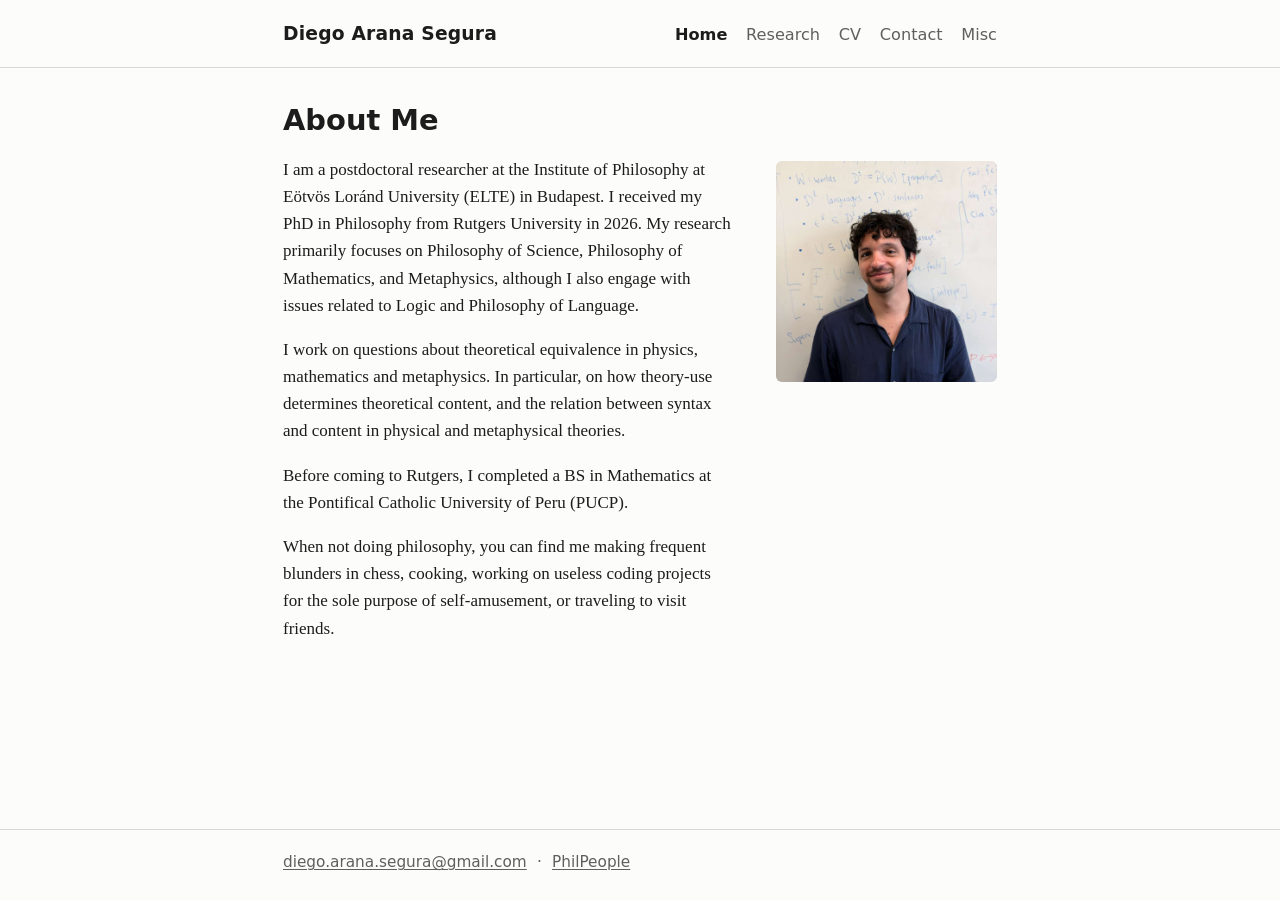
<file: index.html>
<!DOCTYPE html>
<html lang="en">
<head>
  <meta charset="utf-8">
  <meta name="viewport" content="width=device-width, initial-scale=1">
  <title>Diego Arana Segura – Philosophy</title>
  <meta name="description" content="Diego Arana Segura is a postdoctoral researcher at the Institute of Philosophy, ELTE (Budapest), working on philosophy of science, philosophy of mathematics and metaphysics. PhD, Rutgers University (2026).">
  <link rel="canonical" href="https://diegoaranasegura.com/">
  <meta property="og:type" content="website">
  <meta property="og:site_name" content="Diego Arana Segura">
  <meta property="og:title" content="Diego Arana Segura – Philosophy">
  <meta property="og:description" content="Postdoctoral researcher at the Institute of Philosophy, ELTE (Budapest). Philosophy of science, philosophy of mathematics, metaphysics.">
  <meta property="og:url" content="https://diegoaranasegura.com/">
  <meta property="og:image" content="https://diegoaranasegura.com/assets/profile.jpg">
  <meta name="twitter:card" content="summary">
  <link rel="icon" href="/assets/favicon.svg" type="image/svg+xml">
  <link rel="stylesheet" href="/style.css">
  <script src="/nav.js"></script>
  <script data-goatcounter="https://diegoaranasegura.goatcounter.com/count" async src="//gc.zgo.at/count.js"></script>
  <script>
    // Count clicks on PDF links (CV, drafts) as GoatCounter events.
    document.addEventListener('click', function (e) {
      var a = e.target.closest ? e.target.closest('a[href*=".pdf"]') : null;
      if (!a || !window.goatcounter || !window.goatcounter.count) return;
      var p = a.getAttribute('href').split('?')[0];
      window.goatcounter.count({path: p, title: 'PDF ' + p, event: true});
    });
  </script>
</head>
<body>
  <header class="site-header">
    <div class="wrap">
      <a class="site-title" href="/">Diego Arana Segura</a>
      <button class="nav-toggle" type="button" aria-expanded="false" aria-controls="site-nav">
        <svg width="16" height="16" viewBox="0 0 16 16" aria-hidden="true"><path d="M2 4h12M2 8h12M2 12h12" stroke="currentColor" stroke-width="1.5" stroke-linecap="round"/></svg>
        Menu
      </button>
      <nav class="site-nav" id="site-nav" aria-label="Main">
        <ul>
          <li><a href="/" aria-current="page">Home</a></li>
          <li><a href="/research/">Research</a></li>
          <li><a href="/cv/">CV</a></li>
          <li><a href="/contact/">Contact</a></li>
          <li><a href="/misc/">Misc</a></li>
        </ul>
      </nav>
    </div>
  </header>

  <main>
    <div class="wrap">
      <h1>About Me</h1>
      <div class="about">
        <div>
          <p>I am a postdoctoral researcher at the Institute of Philosophy at Eötvös Loránd University (ELTE) in Budapest. I received my PhD in Philosophy from Rutgers University in 2026. My research primarily focuses on Philosophy of Science, Philosophy of Mathematics, and Metaphysics, although I also engage with issues related to Logic and Philosophy of Language.</p>
          <p>I work on questions about theoretical equivalence in physics, mathematics and metaphysics. In particular, on how theory-use determines theoretical content, and the relation between syntax and content in physical and metaphysical theories.</p>
          <p>Before coming to Rutgers, I completed a BS in Mathematics at the Pontifical Catholic University of Peru (PUCP).</p>
          <p>When not doing philosophy, you can find me making frequent blunders in chess, cooking, working on useless coding projects for the sole purpose of self-amusement, or traveling to visit friends.</p>
        </div>
        <img class="portrait" src="/assets/profile.jpg" alt="Diego Arana Segura" width="1024" height="1024">
      </div>
    </div>
  </main>

  <footer class="site-footer">
    <div class="wrap">
      <a href="mailto:diego.arana.segura@gmail.com">diego.arana.segura@gmail.com</a>
      <span>·</span>
      <a href="https://philpeople.org/profiles/diego-arana-segura">PhilPeople</a>
    </div>
  </footer>
</body>
</html>
</file>
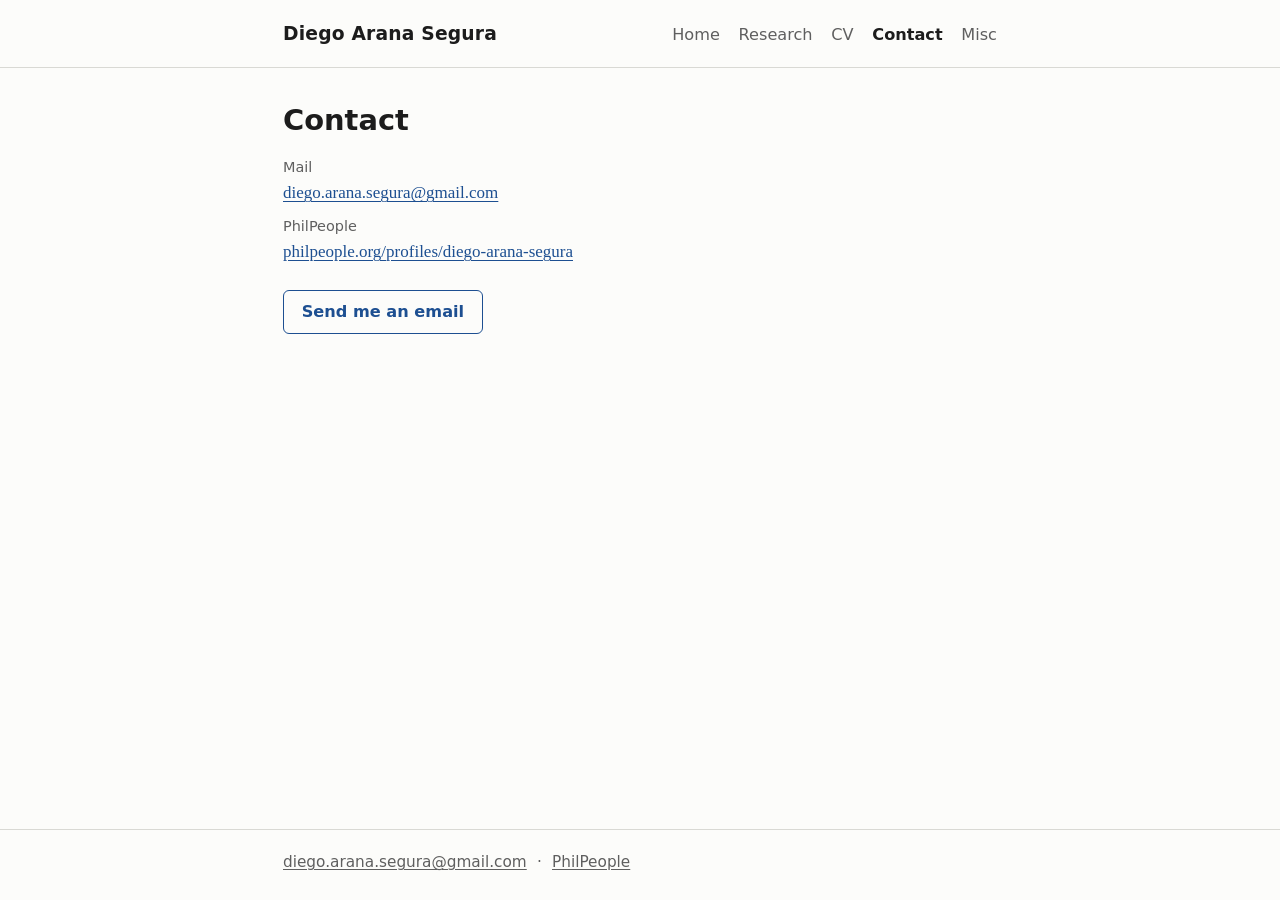
<file: contact/index.html>
<!DOCTYPE html>
<html lang="en">
<head>
  <meta charset="utf-8">
  <meta name="viewport" content="width=device-width, initial-scale=1">
  <title>Contact – Diego Arana Segura</title>
  <meta name="description" content="Contact Diego Arana Segura by email.">
  <link rel="canonical" href="https://diegoaranasegura.com/contact/">
  <meta property="og:type" content="website">
  <meta property="og:site_name" content="Diego Arana Segura">
  <meta property="og:title" content="Contact – Diego Arana Segura">
  <meta property="og:description" content="Contact Diego Arana Segura by email.">
  <meta property="og:url" content="https://diegoaranasegura.com/contact/">
  <meta property="og:image" content="https://diegoaranasegura.com/assets/profile.jpg">
  <meta name="twitter:card" content="summary">
  <link rel="icon" href="/assets/favicon.svg" type="image/svg+xml">
  <link rel="stylesheet" href="/style.css">
  <script src="/nav.js"></script>
  <script data-goatcounter="https://diegoaranasegura.goatcounter.com/count" async src="//gc.zgo.at/count.js"></script>
  <script>
    // Count clicks on PDF links (CV, drafts) as GoatCounter events.
    document.addEventListener('click', function (e) {
      var a = e.target.closest ? e.target.closest('a[href*=".pdf"]') : null;
      if (!a || !window.goatcounter || !window.goatcounter.count) return;
      var p = a.getAttribute('href').split('?')[0];
      window.goatcounter.count({path: p, title: 'PDF ' + p, event: true});
    });
  </script>
</head>
<body>
  <header class="site-header">
    <div class="wrap">
      <a class="site-title" href="/">Diego Arana Segura</a>
      <button class="nav-toggle" type="button" aria-expanded="false" aria-controls="site-nav">
        <svg width="16" height="16" viewBox="0 0 16 16" aria-hidden="true"><path d="M2 4h12M2 8h12M2 12h12" stroke="currentColor" stroke-width="1.5" stroke-linecap="round"/></svg>
        Menu
      </button>
      <nav class="site-nav" id="site-nav" aria-label="Main">
        <ul>
          <li><a href="/">Home</a></li>
          <li><a href="/research/">Research</a></li>
          <li><a href="/cv/">CV</a></li>
          <li><a href="/contact/" aria-current="page">Contact</a></li>
          <li><a href="/misc/">Misc</a></li>
        </ul>
      </nav>
    </div>
  </header>

  <main>
    <div class="wrap">
      <h1>Contact</h1>
      <ul class="contact-list">
        <li>
          <span class="label">Mail</span>
          <a href="mailto:diego.arana.segura@gmail.com">diego.arana.segura@gmail.com</a>
        </li>
        <li>
          <span class="label">PhilPeople</span>
          <a href="https://philpeople.org/profiles/diego-arana-segura">philpeople.org/profiles/diego-arana-segura</a>
        </li>
      </ul>
      <p><a class="button" href="mailto:diego.arana.segura@gmail.com?subject=Hello%20from%20your%20website">Send me an email</a></p>

      <!--
        Optional upgrade: a real contact form via Formspree (https://formspree.io).
        Create a form there, then replace the button above with something like:

        <form action="https://formspree.io/f/YOUR_FORM_ID" method="POST">
          <label>Name <input type="text" name="name" required></label>
          <label>Email <input type="email" name="email" required></label>
          <label>Message <textarea name="message" required></textarea></label>
          <button type="submit">Send</button>
        </form>

        Formspree's free tier handles a small number of submissions per month and
        needs no JavaScript, so it fits a static site like this one.
      -->
    </div>
  </main>

  <footer class="site-footer">
    <div class="wrap">
      <a href="mailto:diego.arana.segura@gmail.com">diego.arana.segura@gmail.com</a>
      <span>·</span>
      <a href="https://philpeople.org/profiles/diego-arana-segura">PhilPeople</a>
    </div>
  </footer>
</body>
</html>
</file>
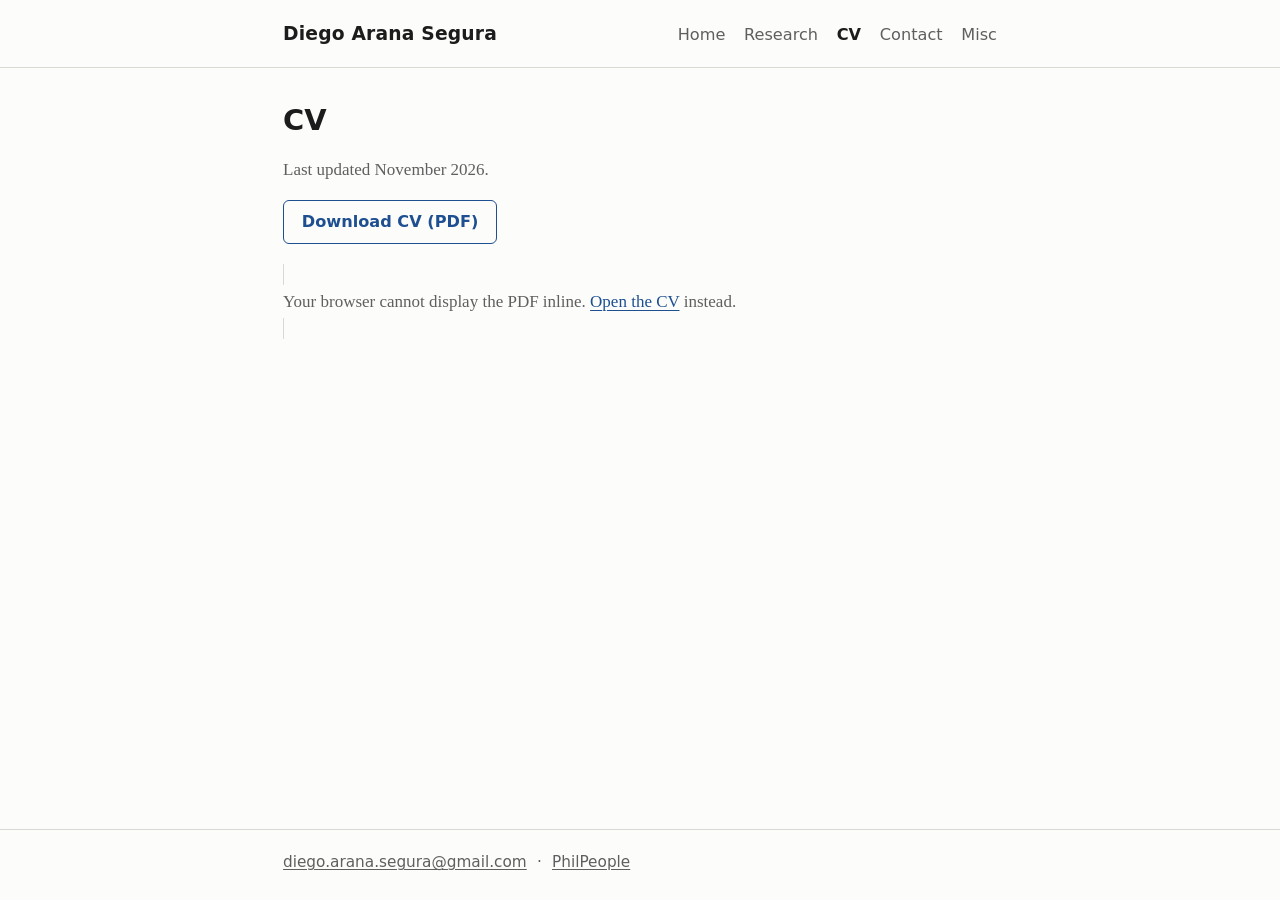
<file: cv/index.html>
<!DOCTYPE html>
<html lang="en">
<head>
  <meta charset="utf-8">
  <meta name="viewport" content="width=device-width, initial-scale=1">
  <title>CV – Diego Arana Segura</title>
  <meta name="description" content="Curriculum vitae of Diego Arana Segura (PDF).">
  <link rel="canonical" href="https://diegoaranasegura.com/cv/">
  <meta property="og:type" content="website">
  <meta property="og:site_name" content="Diego Arana Segura">
  <meta property="og:title" content="CV – Diego Arana Segura">
  <meta property="og:description" content="Curriculum vitae of Diego Arana Segura (PDF).">
  <meta property="og:url" content="https://diegoaranasegura.com/cv/">
  <meta property="og:image" content="https://diegoaranasegura.com/assets/profile.jpg">
  <meta name="twitter:card" content="summary">
  <link rel="icon" href="/assets/favicon.svg" type="image/svg+xml">
  <link rel="stylesheet" href="/style.css">
  <script src="/nav.js"></script>
  <script data-goatcounter="https://diegoaranasegura.goatcounter.com/count" async src="//gc.zgo.at/count.js"></script>
  <script>
    // Count clicks on PDF links (CV, drafts) as GoatCounter events.
    document.addEventListener('click', function (e) {
      var a = e.target.closest ? e.target.closest('a[href*=".pdf"]') : null;
      if (!a || !window.goatcounter || !window.goatcounter.count) return;
      var p = a.getAttribute('href').split('?')[0];
      window.goatcounter.count({path: p, title: 'PDF ' + p, event: true});
    });
  </script>
</head>
<body>
  <header class="site-header">
    <div class="wrap">
      <a class="site-title" href="/">Diego Arana Segura</a>
      <button class="nav-toggle" type="button" aria-expanded="false" aria-controls="site-nav">
        <svg width="16" height="16" viewBox="0 0 16 16" aria-hidden="true"><path d="M2 4h12M2 8h12M2 12h12" stroke="currentColor" stroke-width="1.5" stroke-linecap="round"/></svg>
        Menu
      </button>
      <nav class="site-nav" id="site-nav" aria-label="Main">
        <ul>
          <li><a href="/">Home</a></li>
          <li><a href="/research/">Research</a></li>
          <li><a href="/cv/" aria-current="page">CV</a></li>
          <li><a href="/contact/">Contact</a></li>
          <li><a href="/misc/">Misc</a></li>
        </ul>
      </nav>
    </div>
  </header>

  <main>
    <div class="wrap">
      <h1>CV</h1>

      <!-- The block after this marker is managed by tools/publish.py, run from
           the CV repo. Edit it there (publish/entry.html), not here. -->
      <!-- published -->
      <!-- published:cv -->
      <p class="muted">Last updated November 2026.</p>
      <p><a class="button" href="/files/cv.pdf?v=06ffe0dd">Download CV (PDF)</a></p>
      <object class="pdf-embed" data="/files/cv.pdf?v=06ffe0dd" type="application/pdf" aria-label="CV (PDF)">
        <p class="muted">Your browser cannot display the PDF inline. <a href="/files/cv.pdf?v=06ffe0dd">Open the CV</a> instead.</p>
      </object>
      <!-- /published:cv -->
    </div>
  </main>

  <footer class="site-footer">
    <div class="wrap">
      <a href="mailto:diego.arana.segura@gmail.com">diego.arana.segura@gmail.com</a>
      <span>·</span>
      <a href="https://philpeople.org/profiles/diego-arana-segura">PhilPeople</a>
    </div>
  </footer>
</body>
</html>
</file>
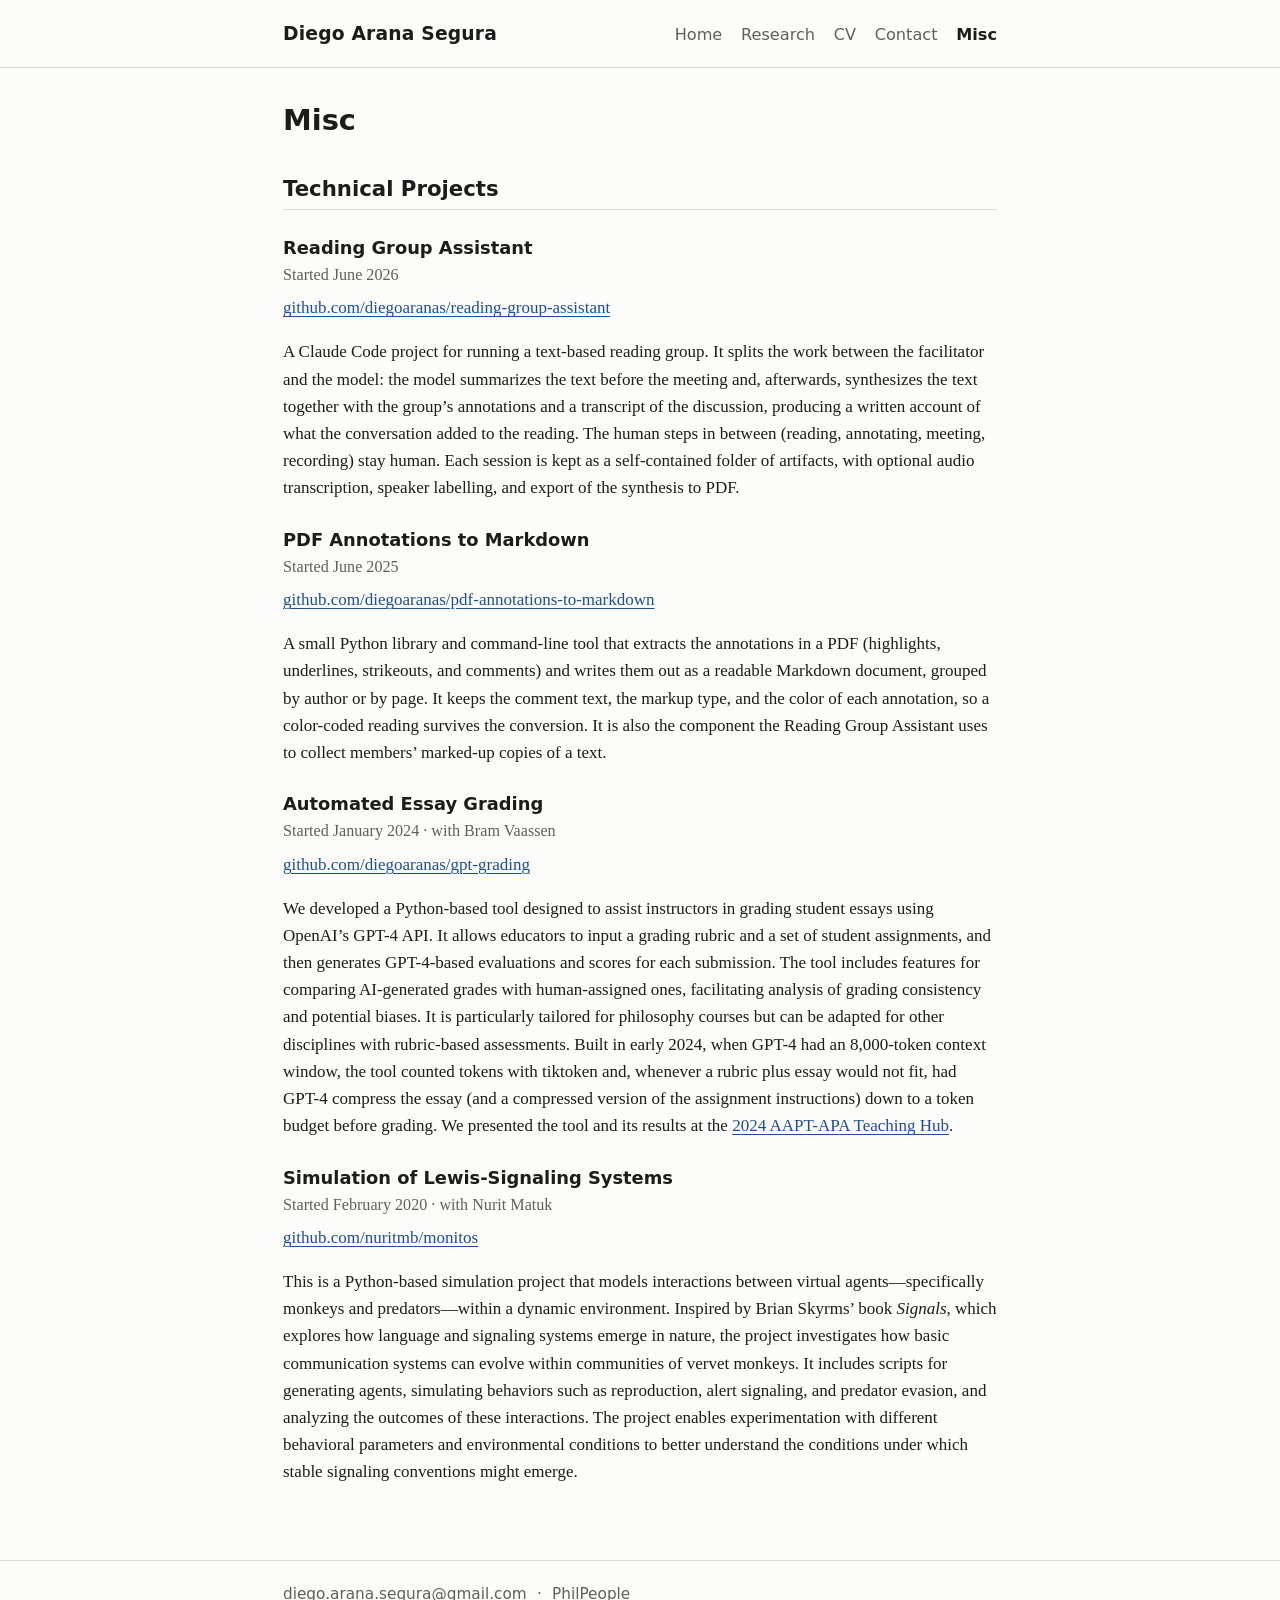
<file: misc/index.html>
<!DOCTYPE html>
<html lang="en">
<head>
  <meta charset="utf-8">
  <meta name="viewport" content="width=device-width, initial-scale=1">
  <title>Misc – Diego Arana Segura</title>
  <meta name="description" content="Technical projects by Diego Arana Segura: a reading-group assistant built on Claude Code, a PDF annotation extractor, automated essay grading with GPT-4, and a simulation of Lewis signaling systems.">
  <link rel="canonical" href="https://diegoaranasegura.com/misc/">
  <meta property="og:type" content="website">
  <meta property="og:site_name" content="Diego Arana Segura">
  <meta property="og:title" content="Misc – Diego Arana Segura">
  <meta property="og:description" content="Technical projects: a reading-group assistant, a PDF annotation extractor, automated essay grading, and a Lewis signaling simulation.">
  <meta property="og:url" content="https://diegoaranasegura.com/misc/">
  <meta property="og:image" content="https://diegoaranasegura.com/assets/profile.jpg">
  <meta name="twitter:card" content="summary">
  <link rel="icon" href="/assets/favicon.svg" type="image/svg+xml">
  <link rel="stylesheet" href="/style.css">
  <script src="/nav.js"></script>
  <script data-goatcounter="https://diegoaranasegura.goatcounter.com/count" async src="//gc.zgo.at/count.js"></script>
  <script>
    // Count clicks on PDF links (CV, drafts) as GoatCounter events.
    document.addEventListener('click', function (e) {
      var a = e.target.closest ? e.target.closest('a[href*=".pdf"]') : null;
      if (!a || !window.goatcounter || !window.goatcounter.count) return;
      var p = a.getAttribute('href').split('?')[0];
      window.goatcounter.count({path: p, title: 'PDF ' + p, event: true});
    });
  </script>
</head>
<body>
  <header class="site-header">
    <div class="wrap">
      <a class="site-title" href="/">Diego Arana Segura</a>
      <button class="nav-toggle" type="button" aria-expanded="false" aria-controls="site-nav">
        <svg width="16" height="16" viewBox="0 0 16 16" aria-hidden="true"><path d="M2 4h12M2 8h12M2 12h12" stroke="currentColor" stroke-width="1.5" stroke-linecap="round"/></svg>
        Menu
      </button>
      <nav class="site-nav" id="site-nav" aria-label="Main">
        <ul>
          <li><a href="/">Home</a></li>
          <li><a href="/research/">Research</a></li>
          <li><a href="/cv/">CV</a></li>
          <li><a href="/contact/">Contact</a></li>
          <li><a href="/misc/" aria-current="page">Misc</a></li>
        </ul>
      </nav>
    </div>
  </header>

  <main>
    <div class="wrap">
      <h1>Misc</h1>

      <h2>Technical Projects</h2>

      <article class="entry">
        <h3>Reading Group Assistant</h3>
        <p class="venue">Started June 2026</p>
        <p><a href="https://github.com/diegoaranas/reading-group-assistant">github.com/diegoaranas/reading-group-assistant</a></p>
        <p>A Claude Code project for running a text-based reading group. It splits the work between the facilitator and the model: the model summarizes the text before the meeting and, afterwards, synthesizes the text together with the group’s annotations and a transcript of the discussion, producing a written account of what the conversation added to the reading. The human steps in between (reading, annotating, meeting, recording) stay human. Each session is kept as a self-contained folder of artifacts, with optional audio transcription, speaker labelling, and export of the synthesis to PDF.</p>
      </article>

      <article class="entry">
        <h3>PDF Annotations to Markdown</h3>
        <p class="venue">Started June 2025</p>
        <p><a href="https://github.com/diegoaranas/pdf-annotations-to-markdown">github.com/diegoaranas/pdf-annotations-to-markdown</a></p>
        <p>A small Python library and command-line tool that extracts the annotations in a PDF (highlights, underlines, strikeouts, and comments) and writes them out as a readable Markdown document, grouped by author or by page. It keeps the comment text, the markup type, and the color of each annotation, so a color-coded reading survives the conversion. It is also the component the Reading Group Assistant uses to collect members’ marked-up copies of a text.</p>
      </article>

      <article class="entry">
        <h3>Automated Essay Grading</h3>
        <p class="venue">Started January 2024 · with Bram Vaassen</p>
        <p><a href="https://github.com/diegoaranas/gpt-grading">github.com/diegoaranas/gpt-grading</a></p>
        <p>We developed a Python-based tool designed to assist instructors in grading student essays using OpenAI’s GPT-4 API. It allows educators to input a grading rubric and a set of student assignments, and then generates GPT-4-based evaluations and scores for each submission. The tool includes features for comparing AI-generated grades with human-assigned ones, facilitating analysis of grading consistency and potential biases. It is particularly tailored for philosophy courses but can be adapted for other disciplines with rubric-based assessments. Built in early 2024, when GPT-4 had an 8,000-token context window, the tool counted tokens with tiktoken and, whenever a rubric plus essay would not fit, had GPT-4 compress the essay (and a compressed version of the assignment instructions) down to a token budget before grading. We presented the tool and its results at the <a href="/research/#teaching-hub-2024">2024 AAPT-APA Teaching Hub</a>.</p>
      </article>

      <article class="entry">
        <h3>Simulation of Lewis-Signaling Systems</h3>
        <p class="venue">Started February 2020 · with Nurit Matuk</p>
        <p><a href="https://github.com/nuritmb/monitos">github.com/nuritmb/monitos</a></p>
        <p>This is a Python-based simulation project that models interactions between virtual agents—specifically monkeys and predators—within a dynamic environment. Inspired by Brian Skyrms’ book <em>Signals</em>, which explores how language and signaling systems emerge in nature, the project investigates how basic communication systems can evolve within communities of vervet monkeys. It includes scripts for generating agents, simulating behaviors such as reproduction, alert signaling, and predator evasion, and analyzing the outcomes of these interactions. The project enables experimentation with different behavioral parameters and environmental conditions to better understand the conditions under which stable signaling conventions might emerge.</p>
      </article>
    </div>
  </main>

  <footer class="site-footer">
    <div class="wrap">
      <a href="mailto:diego.arana.segura@gmail.com">diego.arana.segura@gmail.com</a>
      <span>·</span>
      <a href="https://philpeople.org/profiles/diego-arana-segura">PhilPeople</a>
    </div>
  </footer>
</body>
</html>
</file>
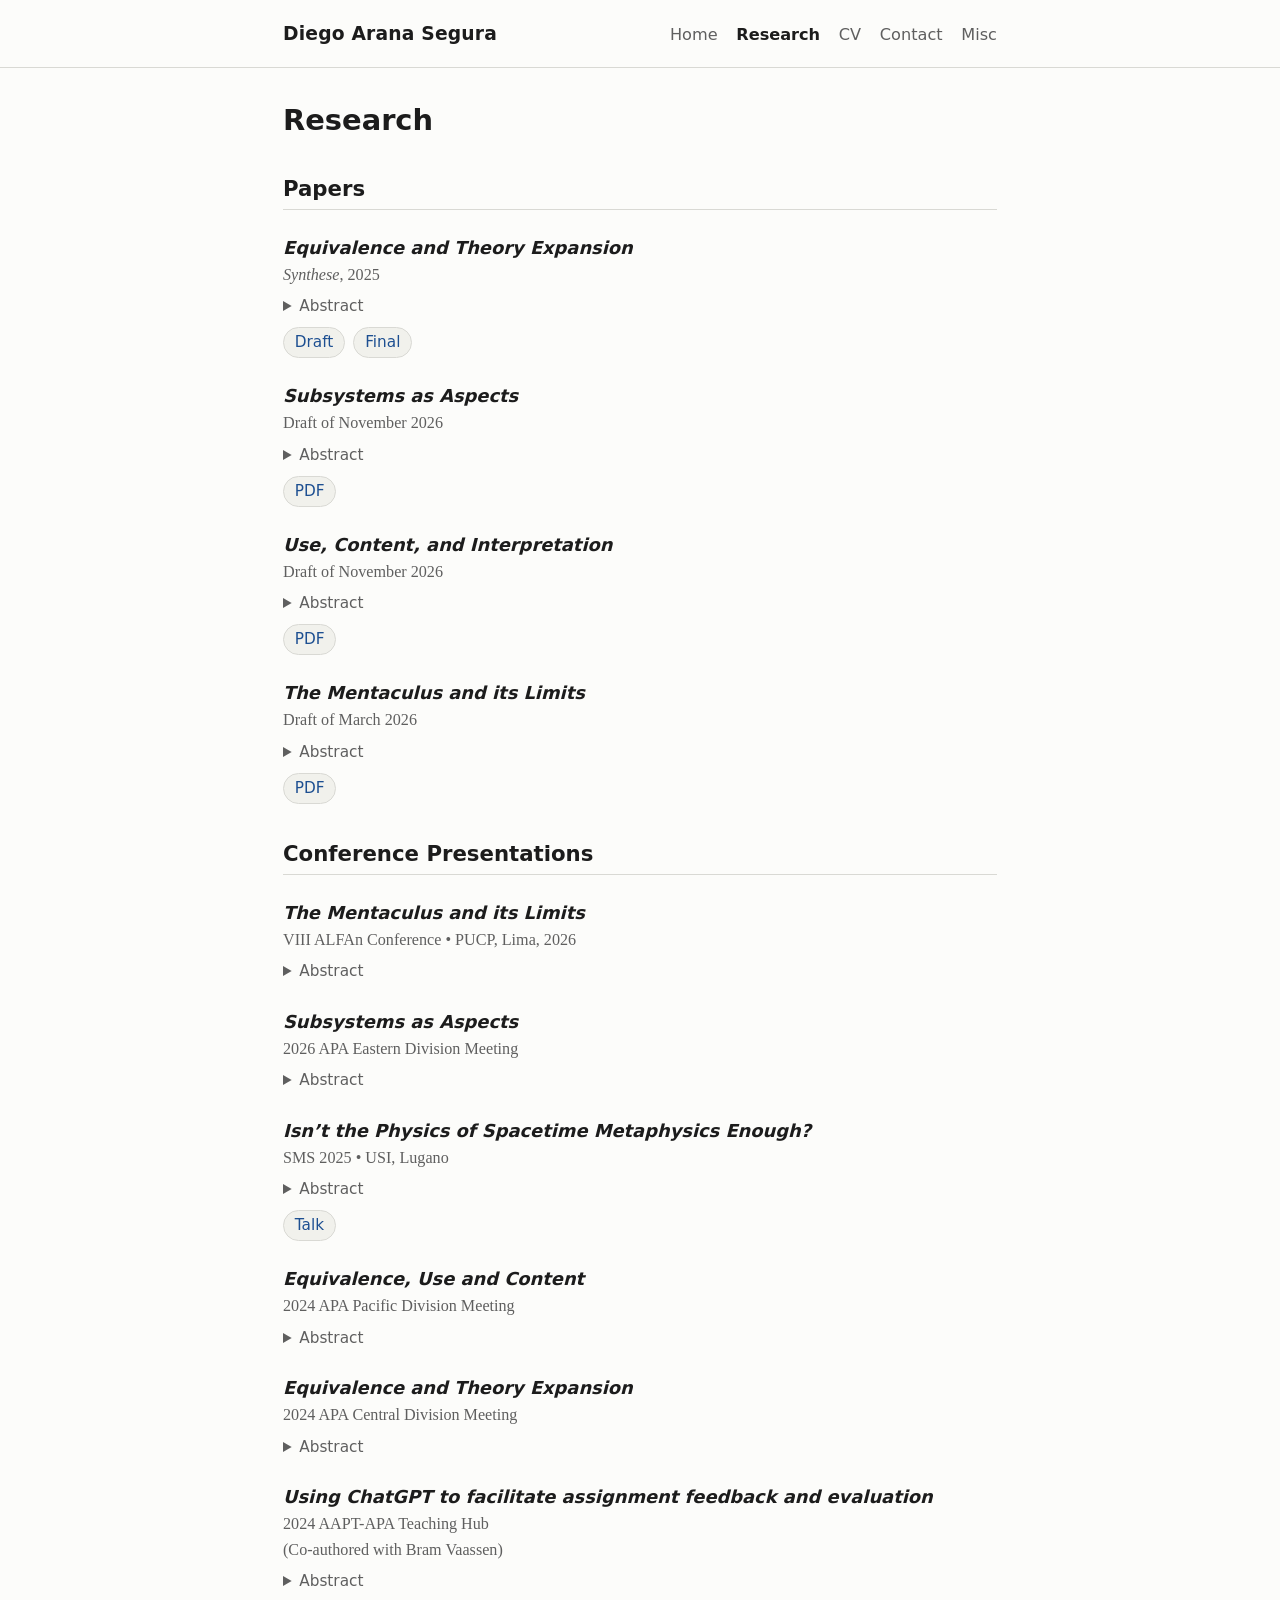
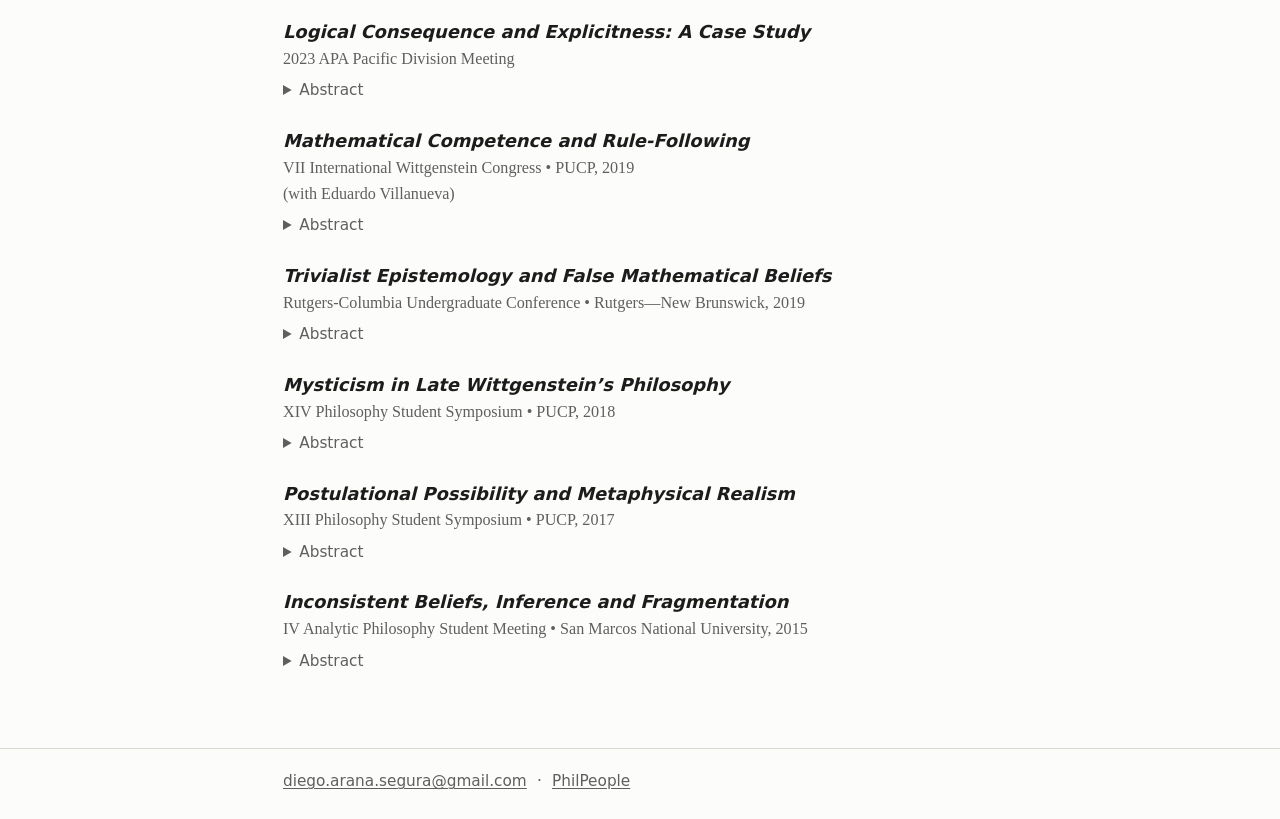
<file: research/index.html>
<!DOCTYPE html>
<html lang="en">
<head>
  <meta charset="utf-8">
  <meta name="viewport" content="width=device-width, initial-scale=1">
  <title>Research – Diego Arana Segura</title>
  <meta name="description" content="Papers and conference presentations by Diego Arana Segura on theoretical equivalence, philosophy of physics, philosophy of mathematics, logic and metaphysics.">
  <link rel="canonical" href="https://diegoaranasegura.com/research/">
  <meta property="og:type" content="website">
  <meta property="og:site_name" content="Diego Arana Segura">
  <meta property="og:title" content="Research – Diego Arana Segura">
  <meta property="og:description" content="Papers and conference presentations on theoretical equivalence, philosophy of physics, philosophy of mathematics, logic and metaphysics.">
  <meta property="og:url" content="https://diegoaranasegura.com/research/">
  <meta property="og:image" content="https://diegoaranasegura.com/assets/profile.jpg">
  <meta name="twitter:card" content="summary">
  <link rel="icon" href="/assets/favicon.svg" type="image/svg+xml">
  <link rel="stylesheet" href="/style.css">
  <script src="/nav.js"></script>
  <script data-goatcounter="https://diegoaranasegura.goatcounter.com/count" async src="//gc.zgo.at/count.js"></script>
  <script>
    // Count clicks on PDF links (CV, drafts) as GoatCounter events.
    document.addEventListener('click', function (e) {
      var a = e.target.closest ? e.target.closest('a[href*=".pdf"]') : null;
      if (!a || !window.goatcounter || !window.goatcounter.count) return;
      var p = a.getAttribute('href').split('?')[0];
      window.goatcounter.count({path: p, title: 'PDF ' + p, event: true});
    });
  </script>
</head>
<body>
  <header class="site-header">
    <div class="wrap">
      <a class="site-title" href="/">Diego Arana Segura</a>
      <button class="nav-toggle" type="button" aria-expanded="false" aria-controls="site-nav">
        <svg width="16" height="16" viewBox="0 0 16 16" aria-hidden="true"><path d="M2 4h12M2 8h12M2 12h12" stroke="currentColor" stroke-width="1.5" stroke-linecap="round"/></svg>
        Menu
      </button>
      <nav class="site-nav" id="site-nav" aria-label="Main">
        <ul>
          <li><a href="/">Home</a></li>
          <li><a href="/research/" aria-current="page">Research</a></li>
          <li><a href="/cv/">CV</a></li>
          <li><a href="/contact/">Contact</a></li>
          <li><a href="/misc/">Misc</a></li>
        </ul>
      </nav>
    </div>
  </header>

  <main>
    <div class="wrap">
      <h1>Research</h1>

      <h2>Papers</h2>

      <!-- Paper entries are rendered by tools/publish.py from each paper's
           publish/paper.toml: in its own repo, or under papers/ in this one
           for a paper without a repo. Edit them there, not here. -->
      <!-- published:equivalencetheoryexpansion -->
      <article class="entry">
        <h3><em>Equivalence and Theory Expansion</em></h3>
        <p class="venue"><em>Synthese</em>, 2025</p>
        <details>
          <summary>Abstract</summary>
          <p>This paper presents a novel framework for understanding theoretical equivalence that reconciles two familiar approaches to the problem: formal and content-based approaches. Formal approaches are based on the logical and syntactical features of theories, while content-based approaches focus on their content as construed in various metaphysical approaches to semantics. I argue that these approaches are complementary and that a deeper view of equivalence emerges when we consider a theory’s expansion potential—its capacity to be embedded in broader theoretical contexts. This notion links content to syntax, as syntactical structure constrains how a theory’s expressions can be used, and this use in turn determines the theory’s possibilities for representing the world across different theoretical contexts. The framework is applied to various cases where formal and content-based approaches face difficulties, showing that it can explain the equivalence and inequivalence of theories where previous approaches failed, and that it can better justify the strategies employed by proponents of these approaches in each case.</p>
        </details>
        <p class="links">
          <a href="https://philsci-archive.pitt.edu/26383/">Draft</a>
          <a href="https://link.springer.com/article/10.1007/s11229-025-05236-8">Final</a>
        </p>
      </article>
      <!-- /published:equivalencetheoryexpansion -->

      <!-- New published entries are inserted after this marker. -->
      <!-- published -->
      <!-- published:subsystemsaspects -->
      <article class="entry">
        <h3><em>Subsystems as Aspects</em></h3>
        <p class="venue">Draft of November 2026</p>
        <details>
          <summary>Abstract</summary>
          <p>This paper bridges two seemingly unrelated topics: (1) the metaontological problem of talking about “portions of reality” without committing to a specific object-property analysis of these “portions”, and (2) David Wallace’s subsystem-recursive view of physical theories. Metaontologists debate whether mereological disputes over composite objects are merely verbal (Hirsch, 2005) or reflect genuine disagreements about how the world is (Sider, 2009). Both sides often pose this debate as being about whether there is an objectively correct way to carve “portions of reality” into objects and properties, but they treat this “portion” talk as merely metaphorical. I show how we can make it precise by interpreting portions of reality as aspects of facts, as understood in Rayo (2025). The resulting formalism is neutral with respect to any particular object-property analysis of those “portions”. This same formalism also yields an interpretation of Wallace’s (2022a) subsystem structures by identifying each physical subsystem in a subsystem structure with a corresponding aspect, thereby supporting the thesis that the physical treatment of subsystems can remain neutral in exactly the same way. This provides fresh support for structural realist positions defended in the philosophy of physics (Ladyman and Ross, 2007; Wallace, 2022b).</p>
        </details>
        <p class="links">
          <a href="/files/subsystemsaspects.pdf?v=eee59845">PDF</a>
        </p>
      </article>
      <!-- /published:subsystemsaspects -->
      <!-- published:equivalencemetasemantics -->
      <article class="entry">
        <h3><em>Use, Content, and Interpretation</em></h3>
        <p class="venue">Draft of November 2026</p>
        <details>
          <summary>Abstract</summary>
          <p>This paper develops a framework that bridges the gap between two prominent approaches to theory interpretation and theoretical equivalence: content-based and formal. Content-based approaches treat the process of interpretation as one of assigning semantic objects—like propositions or truthmakers—to sentences of a language. Formal approaches, by contrast, treat interpretation as the process of delineating a theory’s semantic architecture. Both face difficulties. Content-based views risk trivializing equivalence, while formal approaches struggle with cases where formally identical theories diverge in meaning. In response, I develop a metasemantic account putting community use at the center of the picture. Although the central insight—that use determines meaning—is familiar, formalizing it enables progress, or at least a new point of view, on a wide range of issues. In particular, I show how the framework refines both formal and content-based criteria for theoretical equivalence, plants the seeds of an account of theoretical expansion and revision, and illuminates issues in semantics, logic, and (meta)metaphysics.</p>
        </details>
        <p class="links">
          <a href="/files/equivalencemetasemantics.pdf?v=f967101a">PDF</a>
        </p>
      </article>
      <!-- /published:equivalencemetasemantics -->
      <!-- published:mentaculuslimits -->
      <article class="entry">
        <h3><em>The Mentaculus and its Limits</em></h3>
        <p class="venue">Draft of March 2026</p>
        <details>
          <summary>Abstract</summary>
          <p>Statistical Mechanical Imperialism (SMI) holds that the laws and probabilities of the special sciences can, in principle, be recovered from microphysics together with a small set of statistical-mechanical postulates known as the Mentaculus. Central to this claim is the idea that special-scientific explanations can be vindicated by assigning probabilities to special-science propositions via a probability measure over initial microstates. In this paper, I argue that this strategy relies on a substantive but largely unacknowledged assumption: that special-science propositions correspond to subsets of phase space that are measurable by the probability measure defined by the Mentaculus. I call this the Probabilistic Representability Requirement (PRR). I show that the PRR neither follows from the core commitments of the Mentaculus nor enjoys independent justification. Moreover, without the PRR, the Mentaculus fails to assign probabilities to special-science propositions, and its explanatory ambitions cannot be sustained.</p>
        </details>
        <p class="links">
          <a href="/files/mentaculuslimits.pdf?v=7faf6183">PDF</a>
        </p>
      </article>
      <!-- /published:mentaculuslimits -->

      <h2>Conference Presentations</h2>

      <article class="entry">
        <h3><em>The Mentaculus and its Limits</em></h3>
        <p class="venue">VIII ALFAn Conference • PUCP, Lima, 2026</p>
        <details>
          <summary>Abstract</summary>
          <p>Statistical Mechanical Imperialism holds that the Mentaculus — microphysics plus a few statistical-mechanical postulates — recovers the laws and probabilities of the special sciences. I argue that this rests on an unexamined assumption, the Probabilistic Representability Requirement: that every special-science proposition corresponds to a measurable set of initial microstates. Granting strong physicalist supervenience does not secure this requirement, and standard measure theory gives no reason to think it holds. If it fails, the laws and chances of the special sciences cannot be reduced to the Mentaculus, and Statistical Mechanical Imperialism cannot meet its explanatory ambitions.</p>
        </details>
      </article>

      <article class="entry">
        <h3><em>Subsystems as Aspects</em></h3>
        <p class="venue">2026 APA Eastern Division Meeting</p>
        <details>
          <summary>Abstract</summary>
          <p>This paper bridges two seemingly unrelated ideas: (1) a metaontological framework for talking about “portions of reality” without committing to a specific object-property analysis of these “portions”, and (2) David Wallace’s subsystem-recursive view of physical theories. Metaontologists debate whether mereological disputes over composite objects are merely verbal (Hirsch, 2005) or reflect genuine disagreements about how the world is (Sider, 2009). Both sides often pose this debate as being about “whether there is an objectively correct way to carve reality into objects and properties”, but they treat this “portion” talk as merely metaphorical. I show how we can make it precise by interpreting portions of reality as aspects of facts, as understood in Rayo (forthcoming). The resulting formalism is neutral with respect to any particular object-property analysis of those “portions”. Unexpectedly, this same formalism also yields an interpretation of Wallace’s subsystem structures by identifying each physical subsystem in a subsystem structure with a corresponding aspect, thereby supporting the thesis that the physical treatment of subsystems can remain neutral in exactly the same way, which provides fresh support to structural realist positions defended in the philosophy of physics (Ladyman and Ross, 2007; Wallace, 2022).</p>
        </details>
      </article>

      <article class="entry">
        <h3><em>Isn’t the Physics of Spacetime Metaphysics Enough?</em></h3>
        <p class="venue">SMS 2025 • USI, Lugano</p>
        <details>
          <summary>Abstract</summary>
          <p>Recent debates about substantivalism in General Relativity (GR) have unfolded along two partially disjoint paths. On one hand, metaphysical approaches ask whether spacetime is truly independent from matter in modal or grounding terms, often dismissing the formal apparatus of GR as a mere tool for representing possibilities. On the other hand, formal approaches rely on category theory and related mathematics to argue for or “block” conclusions about space-time’s metaphysics without, ostensibly, invoking additional metaphysical assumptions. This talk aims to bridge these perspectives by urging that GR be seen as an interpreted theory. In doing so, it already prescribes a way to describe which possibilities it allows: once one fixes a model and an interpretive context, many “metaphysical” questions are effectively answered within GR. At the same time, purely formal results—like dualities between manifold-based GR and Einstein Algebras—do not, on their own, establish physical equivalence or “same facts” claims without further interpretive or metaphysical premises. Thus, both views err if they disregard GR’s built-in interpretive content: metaphysicians sometimes seek external descriptions that replicate what GR already specifies, while formalists presume to “block” disputes by mathematics alone, overlooking that category-theoretic claims become substantive only through interpretation.</p>
        </details>
        <p class="links">
          <a href="https://www.youtube.com/watch?v=G8ZTiDYboQk">Talk</a>
        </p>
      </article>

      <article class="entry">
        <h3><em>Equivalence, Use and Content</em></h3>
        <p class="venue">2024 APA Pacific Division Meeting</p>
        <details>
          <summary>Abstract</summary>
          <p>I develop a framework for thinking about the problem of theoretical equivalence that takes into account how the use of a theory for representational purposes constrains its possible interpretations. I then show how this framework allows us to justify and evaluate equivalence claims by appealing to claims about use.</p>
        </details>
      </article>

      <article class="entry">
        <h3><em>Equivalence and Theory Expansion</em></h3>
        <p class="venue">2024 APA Central Division Meeting</p>
        <details>
          <summary>Abstract</summary>
          <p>I frame the issue of theoretical equivalence as one involving the equivalence of theories formulated in interpreted languages. I then develop an account of how theories interact when they are jointly adopted and a criterion for evaluating whether two theories are equivalent based on this account. The upshot will be that commonly used criteria for equivalence, which are based on inter-translatability and model isomorphism, may not be sufficient for equivalence.</p>
        </details>
      </article>

      <article class="entry" id="teaching-hub-2024">
        <h3><em>Using ChatGPT to facilitate assignment feedback and evaluation</em></h3>
        <p class="venue">2024 AAPT-APA Teaching Hub<br>(Co-authored with Bram Vaassen)</p>
        <details>
          <summary>Abstract</summary>
          <p>A persistent challenge in teaching is providing timely and constructive feedback on student assignments—especially under time constraints. In this interactive session, we presented two complementary approaches to integrating ChatGPT into grading and feedback workflows. First, we showcased a Python-based tool for large-scale grading of undergraduate philosophy essays using GPT-4 and rubric-based evaluation, highlighting its potential and its limitations—particularly the weak correlation with human-assigned grades. Second, we discussed a more precise, rubric-anchored method developed by Satish Strömberg, which achieved strong alignment with teacher grades in smaller, coarser-grained contexts. We also explored ways ChatGPT can support early-stage writing feedback (e.g., identifying grammar issues or converting notes into paragraphs), while noting the epistemic challenges students face in filtering its suggestions. The session concluded with a hands-on workshop segment and an open discussion of ethical questions concerning AI’s role in education—especially regarding teacher authority, bias, and the division of cognitive labor between instructors and LLMs.</p>
        </details>
      </article>

      <article class="entry">
        <h3><em>Logical Consequence and Explicitness: A Case Study</em></h3>
        <p class="venue">2023 APA Pacific Division Meeting</p>
        <details>
          <summary>Abstract</summary>
          <p>In his article “Higher-Order Logic Reconsidered” Jané argues that second-order canonical consequence is inadequate to axiomatize set theory since it fails to meet a requirement he calls <em>non-interference</em>. Although Jané does not explicitly define this criterion, he provides examples in which it is clearly violated. These give us a rough idea of what this requirement might be and of the reason it is demanded of the background logic of an axiomatic theory. Nevertheless, the inadequacies exhibited in Jané’s examples are significantly different than the case of second-order consequence. In this essay I will consider an alternative diagnosis on what goes wrong in these examples and argue that second-order consequence steers clear of the specific problems exhibited by the examples in question.</p>
        </details>
      </article>

      <article class="entry">
        <h3><em>Mathematical Competence and Rule-Following</em></h3>
        <p class="venue">VII International Wittgenstein Congress • PUCP, 2019<br>(with Eduardo Villanueva)</p>
        <details>
          <summary>Abstract</summary>
          <p>What must a rational agent grasp in order to competently use the arithmetic sign ‘+’? A natural answer is: the rule governing its application. But as Wittgenstein emphasized in the <em>Philosophical Investigations</em> and the <em>Remarks on the Foundations of Mathematics</em>, no finite pattern of usage—nor any explanation—can uniquely determine a rule, since any course of action can be made to accord with these. This is the heart of the rule-following problem. This talk examines how different ways of characterizing mathematical competence respond to this challenge. Drawing on David Marr’s distinction between the functional, algorithmic, and implementational levels of analysis, we suggest that each level supports a different notion of what it is to “follow a rule.” But rather than solving Wittgenstein’s problem, these levels reveal different ways in which the problem arises.</p>
        </details>
      </article>

      <article class="entry">
        <h3><em>Trivialist Epistemology and False Mathematical Beliefs</em></h3>
        <p class="venue">Rutgers-Columbia Undergraduate Conference • Rutgers—New Brunswick, 2019</p>
        <details>
          <summary>Abstract</summary>
          <p>In <em>The Construction of Logical Space</em>, Agustín Rayo develops an interesting stance on the philosophy of mathematics called <em>Trivialist Platonism</em>. According to his view, mathematical truths are trivial: they require nothing of the world to be true. Thus, pure mathematical sentences carry no information about the world. This leaves the Trivialist with the task of explaining the following apparently obvious facts: that we often lack certain mathematical knowledge, that we learn mathematics, and that we can be wrong about it. Rayo attempts to explain these phenomena using a metalinguistic strategy coupled with a fragmentarist framework. As such, the strategy is subject to the standard criticism against metalinguistic explanations of mathematical knowledge. In this article I will briefly review this account of mathematical knowledge and then proceed to discuss a modification to the fragmentarist framework in order to account for necessarily false beliefs. Afterwards, I will characterize a group of dispositions which will be called <em>inferential dispositions</em>, argue that they have a central role in explaining the language-independent character of mathematical beliefs, and show how accepting the proposed modification will be crucial if the Trivialist wants to account for these dispositions.</p>
        </details>
      </article>

      <article class="entry">
        <h3><em>Mysticism in Late Wittgenstein’s Philosophy</em></h3>
        <p class="venue">XIV Philosophy Student Symposium • PUCP, 2018</p>
        <details>
          <summary>Abstract</summary>
          <p>This talk explores the role of the mystical in Wittgenstein’s <em>Philosophical Investigations</em> and its relation to the earlier saying/showing distinction from the <em>Tractatus Logico-Philosophicus</em>. While the mystical is central to the early work, its place in Wittgenstein’s later thought is more obscure. I examine whether the later rejection of the pictorial theory of meaning entails a rejection of the saying/showing distinction, or whether a reinterpreted version survives within Wittgenstein’s account of language as rule-governed practice. Drawing on remarks by Wittgenstein and scholars like Fann, I assess whether the mystical retains a role in delimiting the bounds of sense in the later philosophy, and how this connects with Wittgenstein’s avowedly religious perspective on philosophical problems.</p>
        </details>
      </article>

      <article class="entry">
        <h3><em>Postulational Possibility and Metaphysical Realism</em></h3>
        <p class="venue">XIII Philosophy Student Symposium • PUCP, 2017</p>
        <details>
          <summary>Abstract</summary>
          <p>This talk examines how metaphysical realism is challenged by Kit Fine’s account of quantification in <em>Relatively Unrestricted Quantification</em>, based on the idea of indefinite extensibility and the notion of <em>postulational possibility</em>. Realism is typically formulated as the claim that there is a definite answer to what exists—often grounded in the existence of a universal domain. But Fine’s expansionist view suggests that any domain of quantification can be extended, undermining the realist’s ability to articulate their thesis in familiar terms. We explore how this affects the linguistic resources available to the realist and assess whether a version of realism can still be coherently formulated if Fine’s argument is accepted.</p>
        </details>
      </article>

      <article class="entry">
        <h3><em>Inconsistent Beliefs, Inference and Fragmentation</em></h3>
        <p class="venue">IV Analytic Philosophy Student Meeting • San Marcos National University, 2015</p>
        <details>
          <summary>Abstract</summary>
          <p>This talk explores the capabilities and limitations of Rayo’s formal account of fragmentation in <em>The Construction of Logical Space</em> to model cognitive states of agents with inconsistent beliefs.</p>
        </details>
      </article>
    </div>
  </main>

  <footer class="site-footer">
    <div class="wrap">
      <a href="mailto:diego.arana.segura@gmail.com">diego.arana.segura@gmail.com</a>
      <span>·</span>
      <a href="https://philpeople.org/profiles/diego-arana-segura">PhilPeople</a>
    </div>
  </footer>
</body>
</html>
</file>
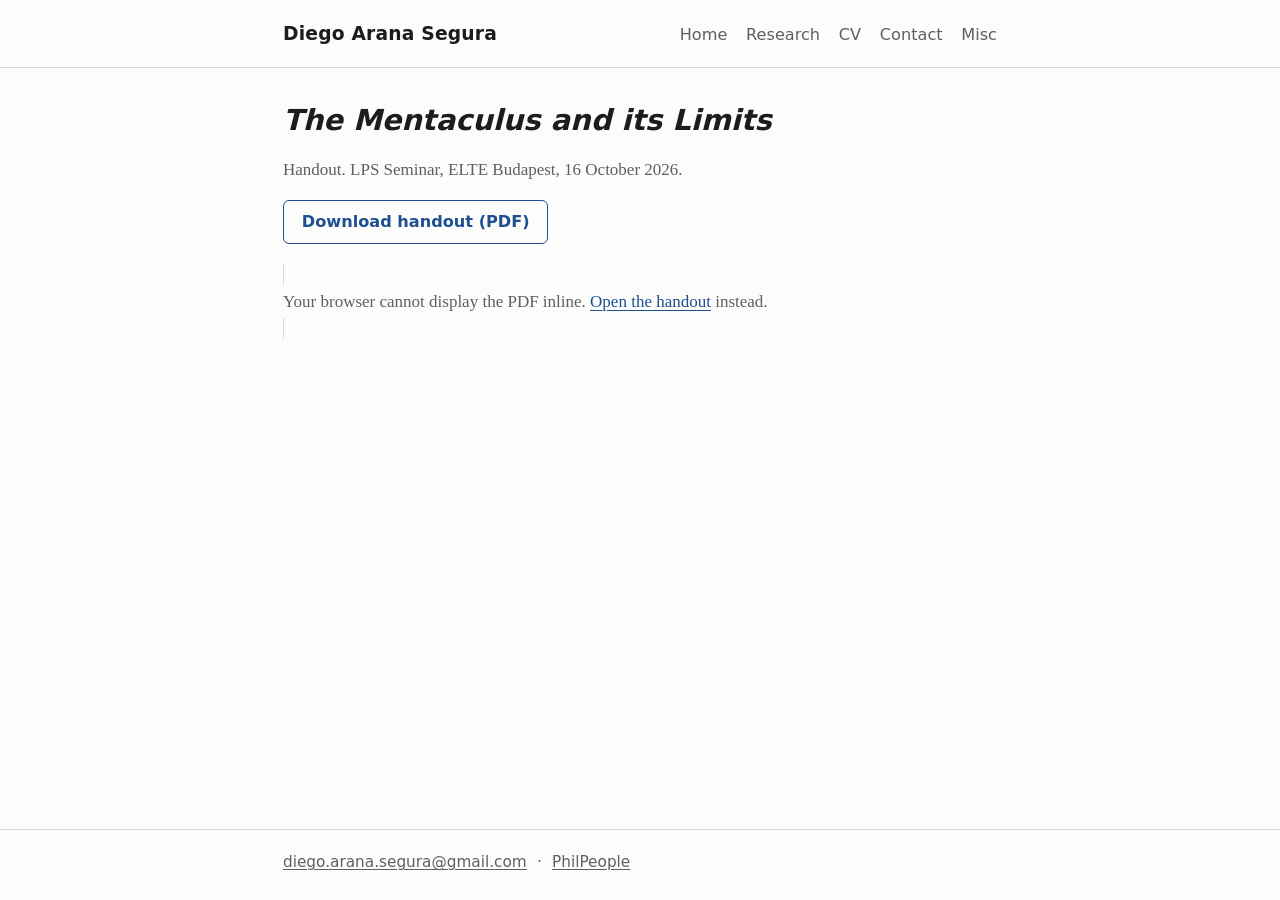
<file: talks/mentaculus-limits/index.html>
<!DOCTYPE html>
<html lang="en">
<head>
  <meta charset="utf-8">
  <meta name="viewport" content="width=device-width, initial-scale=1">
  <title>The Mentaculus and its Limits (handout) – Diego Arana Segura</title>
  <meta name="description" content="Handout for the talk The Mentaculus and its Limits, by Diego Arana Segura (PDF).">
  <link rel="canonical" href="https://diegoaranasegura.com/talks/mentaculus-limits/">
  <meta property="og:type" content="website">
  <meta property="og:site_name" content="Diego Arana Segura">
  <meta property="og:title" content="The Mentaculus and its Limits (handout) – Diego Arana Segura">
  <meta property="og:description" content="Handout for the talk The Mentaculus and its Limits, by Diego Arana Segura (PDF).">
  <meta property="og:url" content="https://diegoaranasegura.com/talks/mentaculus-limits/">
  <meta property="og:image" content="https://diegoaranasegura.com/assets/profile.jpg">
  <meta name="twitter:card" content="summary">
  <link rel="icon" href="/assets/favicon.svg" type="image/svg+xml">
  <link rel="stylesheet" href="/style.css">
  <script src="/nav.js"></script>
  <script data-goatcounter="https://diegoaranasegura.goatcounter.com/count" async src="//gc.zgo.at/count.js"></script>
  <script>
    // Count clicks on PDF links (CV, drafts) as GoatCounter events.
    document.addEventListener('click', function (e) {
      var a = e.target.closest ? e.target.closest('a[href*=".pdf"]') : null;
      if (!a || !window.goatcounter || !window.goatcounter.count) return;
      var p = a.getAttribute('href').split('?')[0];
      window.goatcounter.count({path: p, title: 'PDF ' + p, event: true});
    });
  </script>
</head>
<body>
  <header class="site-header">
    <div class="wrap">
      <a class="site-title" href="/">Diego Arana Segura</a>
      <button class="nav-toggle" type="button" aria-expanded="false" aria-controls="site-nav">
        <svg width="16" height="16" viewBox="0 0 16 16" aria-hidden="true"><path d="M2 4h12M2 8h12M2 12h12" stroke="currentColor" stroke-width="1.5" stroke-linecap="round"/></svg>
        Menu
      </button>
      <nav class="site-nav" id="site-nav" aria-label="Main">
        <ul>
          <li><a href="/">Home</a></li>
          <li><a href="/research/">Research</a></li>
          <li><a href="/cv/">CV</a></li>
          <li><a href="/contact/">Contact</a></li>
          <li><a href="/misc/">Misc</a></li>
        </ul>
      </nav>
    </div>
  </header>

  <main>
    <div class="wrap">
      <h1><em>The Mentaculus and its Limits</em></h1>

      <!-- The block after this marker is managed by tools/publish.py, run from
           the mentaculus-limits repo. Edit it there (publish-handout/entry.html),
           not here. -->
      <!-- published -->
      <!-- published:mentaculuslimits-handout -->
      <p class="muted">Handout. LPS Seminar, ELTE Budapest, 16 October 2026.</p>
      <p><a class="button" href="/files/mentaculuslimits-handout.pdf?v=e17041a9">Download handout (PDF)</a></p>
      <object class="pdf-embed" data="/files/mentaculuslimits-handout.pdf?v=e17041a9" type="application/pdf" aria-label="Handout (PDF)">
        <p class="muted">Your browser cannot display the PDF inline. <a href="/files/mentaculuslimits-handout.pdf?v=e17041a9">Open the handout</a> instead.</p>
      </object>
      <!-- /published:mentaculuslimits-handout -->
    </div>
  </main>

  <footer class="site-footer">
    <div class="wrap">
      <a href="mailto:diego.arana.segura@gmail.com">diego.arana.segura@gmail.com</a>
      <span>·</span>
      <a href="https://philpeople.org/profiles/diego-arana-segura">PhilPeople</a>
    </div>
  </footer>
</body>
</html>
</file>
<file: style.css>
/* diegoaranasegura.com — single stylesheet */

:root {
  color-scheme: light dark;
  --bg: #fcfcfa;
  --fg: #1c1c1c;
  --muted: #5f5f5f;
  --rule: #d9d9d4;
  --link: #1d4f91;
  --link-hover: #0f3466;
  --accent-bg: #f1f1ec;
  --serif: Charter, "Bitstream Charter", "Sitka Text", Cambria, Georgia, "Times New Roman", serif;
  --sans: system-ui, -apple-system, "Segoe UI", Roboto, Helvetica, Arial, sans-serif;
}

@media (prefers-color-scheme: dark) {
  :root {
    --bg: #131313;
    --fg: #e4e4e0;
    --muted: #a0a09a;
    --rule: #333330;
    --link: #8ab4f8;
    --link-hover: #b3cdfa;
    --accent-bg: #1e1e1c;
  }
}

*, *::before, *::after { box-sizing: border-box; }

html { font-size: 106.25%; -webkit-text-size-adjust: 100%; }

body {
  margin: 0;
  background: var(--bg);
  color: var(--fg);
  font-family: var(--serif);
  line-height: 1.6;
  display: flex;
  flex-direction: column;
  min-height: 100vh;
}

a { color: var(--link); text-decoration: underline; text-underline-offset: 0.15em; text-decoration-thickness: 1px; }
a:hover { color: var(--link-hover); }
a:focus-visible { outline: 2px solid var(--link); outline-offset: 2px; }

img { max-width: 100%; height: auto; display: block; }

.wrap { width: 100%; max-width: 44rem; margin: 0 auto; padding: 0 1rem; }

/* Header / nav */
.site-header { border-bottom: 1px solid var(--rule); font-family: var(--sans); }
.site-header .wrap {
  display: flex; flex-wrap: wrap; align-items: baseline; justify-content: space-between;
  gap: 0.5rem 1.5rem; padding-top: 1.1rem; padding-bottom: 1.1rem;
}
.site-title { font-weight: 600; font-size: 1.1rem; color: var(--fg); text-decoration: none; letter-spacing: 0.01em; }
.site-title:hover { color: var(--link); }
.site-nav ul { list-style: none; margin: 0; padding: 0; display: flex; flex-wrap: wrap; gap: 0.25rem 1.1rem; }
.site-nav a { color: var(--muted); text-decoration: none; font-size: 0.95rem; }
.site-nav a:hover { color: var(--link); }
.site-nav a[aria-current="page"] { color: var(--fg); font-weight: 600; }

/* Narrow screens: the menu collapses behind a toggle (nav.js sets .js) */
.nav-toggle { display: none; }
@media (max-width: 40rem) {
  .js .site-header .wrap { align-items: center; }
  .js .nav-toggle {
    display: inline-flex; align-items: center; gap: 0.45em; cursor: pointer;
    font: inherit; font-size: 0.95rem; color: var(--muted); background: none;
    border: 1px solid var(--rule); border-radius: 6px; padding: 0.3em 0.75em;
  }
  .js .nav-toggle:hover, .js .nav-toggle[aria-expanded="true"] { color: var(--fg); border-color: var(--muted); }
  .js .nav-toggle:focus-visible { outline: 2px solid var(--link); outline-offset: 2px; }
  .js .site-nav { display: none; flex-basis: 100%; }
  .js .nav-toggle[aria-expanded="true"] + .site-nav { display: block; }
  .js .site-nav ul { flex-direction: column; gap: 0; }
  .js .site-nav a { display: block; padding: 0.55rem 0; border-top: 1px solid var(--rule); }
}

/* Main */
main { flex: 1; }
main .wrap { padding-top: 2rem; padding-bottom: 3rem; }

h1, h2, h3 { font-family: var(--sans); line-height: 1.25; margin: 0 0 0.6em; }
h1 { font-size: 1.7rem; font-weight: 700; }
h2 { font-size: 1.25rem; font-weight: 700; margin-top: 2.2rem; padding-bottom: 0.3em; border-bottom: 1px solid var(--rule); }
h2:first-child { margin-top: 0; }
h3 { font-size: 1.05rem; font-weight: 600; margin-top: 1.6rem; }
p { margin: 0 0 1em; }
p:last-child { margin-bottom: 0; }

/* Home */
.about { display: grid; grid-template-columns: 1fr; gap: 1.5rem 2.5rem; align-items: start; }
.about .portrait { width: 12rem; border-radius: 6px; margin: 0 auto; }
@media (min-width: 40rem) {
  .about { grid-template-columns: minmax(0, 1fr) 13rem; }
  .about .portrait { width: 100%; margin: 0.3rem 0 0; }
}

/* Research entries */
.entry { margin-bottom: 1.4rem; }
.entry h3 { margin-bottom: 0.15em; }
.entry .venue { color: var(--muted); font-size: 0.95rem; margin-bottom: 0.4em; }
.entry details { margin: 0.2rem 0 0.5rem; }
.entry summary { cursor: pointer; font-family: var(--sans); font-size: 0.9rem; color: var(--muted); }
.entry summary:hover { color: var(--link); }
.entry details p { margin-top: 0.5em; }
.entry .links { font-family: var(--sans); font-size: 0.9rem; display: flex; flex-wrap: wrap; gap: 0.5rem; margin: 0; }
.entry .links a {
  text-decoration: none; padding: 0.15em 0.7em; border: 1px solid var(--rule); border-radius: 999px; background: var(--accent-bg);
}
.entry .links a:hover { border-color: var(--link); }

/* Buttons and embeds */
.button {
  display: inline-block; font-family: var(--sans); font-size: 0.95rem; font-weight: 600; text-decoration: none;
  padding: 0.5em 1.1em; border: 1px solid var(--link); border-radius: 6px; color: var(--link);
}
.button:hover { background: var(--link); color: var(--bg); }
.pdf-embed { width: 100%; height: 80vh; min-height: 30rem; border: 1px solid var(--rule); border-radius: 6px; margin-top: 1.5rem; }
@media (max-width: 40rem) { .pdf-embed { display: none; } }

/* Contact */
.contact-list { list-style: none; padding: 0; margin: 0 0 1.5rem; }
.contact-list li { margin-bottom: 0.5em; }
.contact-list .label { font-family: var(--sans); font-size: 0.85rem; color: var(--muted); display: block; }

/* Footer */
.site-footer { border-top: 1px solid var(--rule); font-family: var(--sans); font-size: 0.9rem; color: var(--muted); }
.site-footer .wrap { padding-top: 1.2rem; padding-bottom: 1.5rem; display: flex; flex-wrap: wrap; gap: 0.3rem 0.6rem; }
.site-footer a { color: var(--muted); }
.site-footer a:hover { color: var(--link); }

.muted { color: var(--muted); }
</file>
